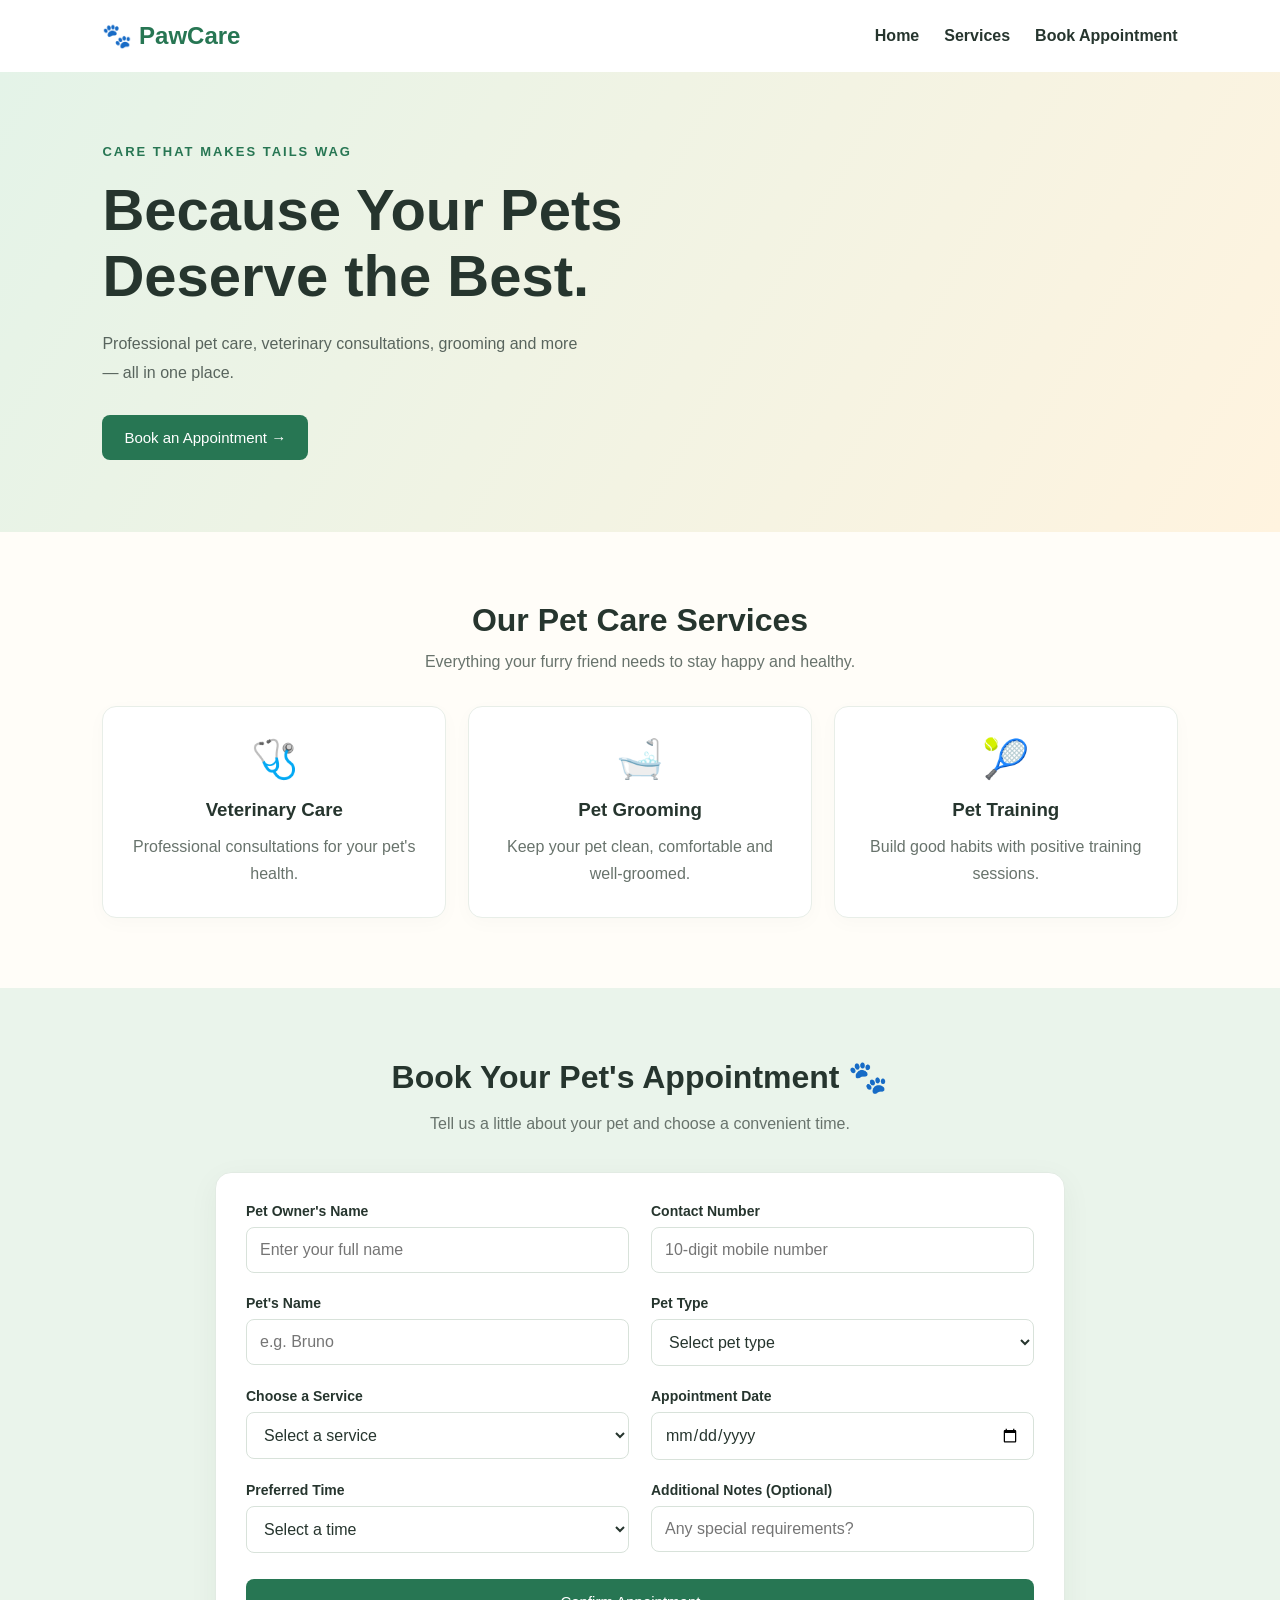
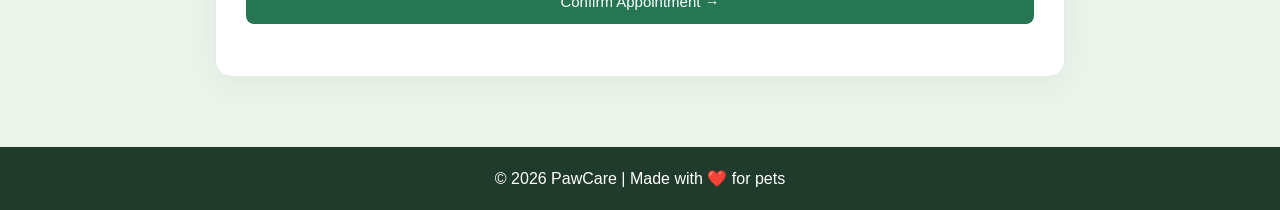
<file: index.html>
<!DOCTYPE html>
<html lang="en">
<head>
    <meta charset="UTF-8">
    <meta name="viewport" content="width=device-width, initial-scale=1.0">
    <title>PawCare | Pet Care Portal</title>
    <link rel="stylesheet" href="style.css">
</head>
<body>

    <header>
        <h2>🐾 PawCare</h2>
        <nav>
            <a href="#home">Home</a>
            <a href="#services">Services</a>
            <a href="#booking">Book Appointment</a>
        </nav>
    </header>

    <section class="hero" id="home">
        <div class="hero-content">
            <p class="tagline">CARE THAT MAKES TAILS WAG</p>
            <h1>Because Your Pets<br>Deserve the Best.</h1>
            <p class="description">
                Professional pet care, veterinary consultations,
                grooming and more — all in one place.
            </p>
            <a href="#booking" class="btn">Book an Appointment →</a>
        </div>
    </section>

    <section class="services" id="services">
        <h2>Our Pet Care Services</h2>
        <p class="section-description">
            Everything your furry friend needs to stay happy and healthy.
        </p>

        <div class="service-container">
            <div class="service-card">
                <span>🩺</span>
                <h3>Veterinary Care</h3>
                <p>Professional consultations for your pet's health.</p>
            </div>

            <div class="service-card">
                <span>🛁</span>
                <h3>Pet Grooming</h3>
                <p>Keep your pet clean, comfortable and well-groomed.</p>
            </div>

            <div class="service-card">
                <span>🎾</span>
                <h3>Pet Training</h3>
                <p>Build good habits with positive training sessions.</p>
            </div>
        </div>
    </section>

    
<section class="booking" id="booking">
    <h2>Book Your Pet's Appointment 🐾</h2>
    <p>Tell us a little about your pet and choose a convenient time.</p>

    <form id="appointmentForm" class="booking-form">
        <div class="form-grid">
            <div class="form-group">
                <label for="ownerName">Pet Owner's Name</label>
                <input type="text" id="ownerName" required
                       placeholder="Enter your full name">
            </div>

            <div class="form-group">
                <label for="phone">Contact Number</label>
                <input type="tel" id="phone" required
                       pattern="[0-9]{10}" maxlength="10"
                       inputmode="numeric"
                       placeholder="10-digit mobile number">
            </div>

            <div class="form-group">
                <label for="petName">Pet's Name</label>
                <input type="text" id="petName" required
                       placeholder="e.g. Bruno">
            </div>

            <div class="form-group">
                <label for="petType">Pet Type</label>
                <select id="petType" required>
                    <option value="">Select pet type</option>
                    <option value="Dog">Dog</option>
                    <option value="Cat">Cat</option>
                    <option value="Bird">Bird</option>
                    <option value="Rabbit">Rabbit</option>
                    <option value="Other">Other</option>
                </select>
            </div>

            <div class="form-group">
                <label for="service">Choose a Service</label>
                <select id="service" required>
                    <option value="">Select a service</option>
                    <option value="Veterinary Care">Veterinary Care</option>
                    <option value="Pet Grooming">Pet Grooming</option>
                    <option value="Pet Training">Pet Training</option>
                </select>
            </div>

            <div class="form-group">
                <label for="appointmentDate">Appointment Date</label>
                <input type="date" id="appointmentDate" required>
            </div>

            <div class="form-group">
                <label for="appointmentTime">Preferred Time</label>
                <select id="appointmentTime" required>
                    <option value="">Select a time</option>
                    <option value="10:00 AM">10:00 AM</option>
                    <option value="11:00 AM">11:00 AM</option>
                    <option value="12:00 PM">12:00 PM</option>
                    <option value="02:00 PM">02:00 PM</option>
                    <option value="03:00 PM">03:00 PM</option>
                    <option value="04:00 PM">04:00 PM</option>
                </select>
            </div>

            <div class="form-group">
                <label for="notes">Additional Notes (Optional)</label>
                <input type="text" id="notes"
                       placeholder="Any special requirements?">
            </div>
        </div>

        <button type="submit" class="btn booking-submit">
            Confirm Appointment →
        </button>

        <p id="bookingMessage" class="booking-message"
           role="status" aria-live="polite"></p>
    </form>
</section>


    <footer>
        <p>© 2026 PawCare | Made with ❤️ for pets</p>
    </footer>

    <script src="script.js"></script>
</body>
</html>
</file>
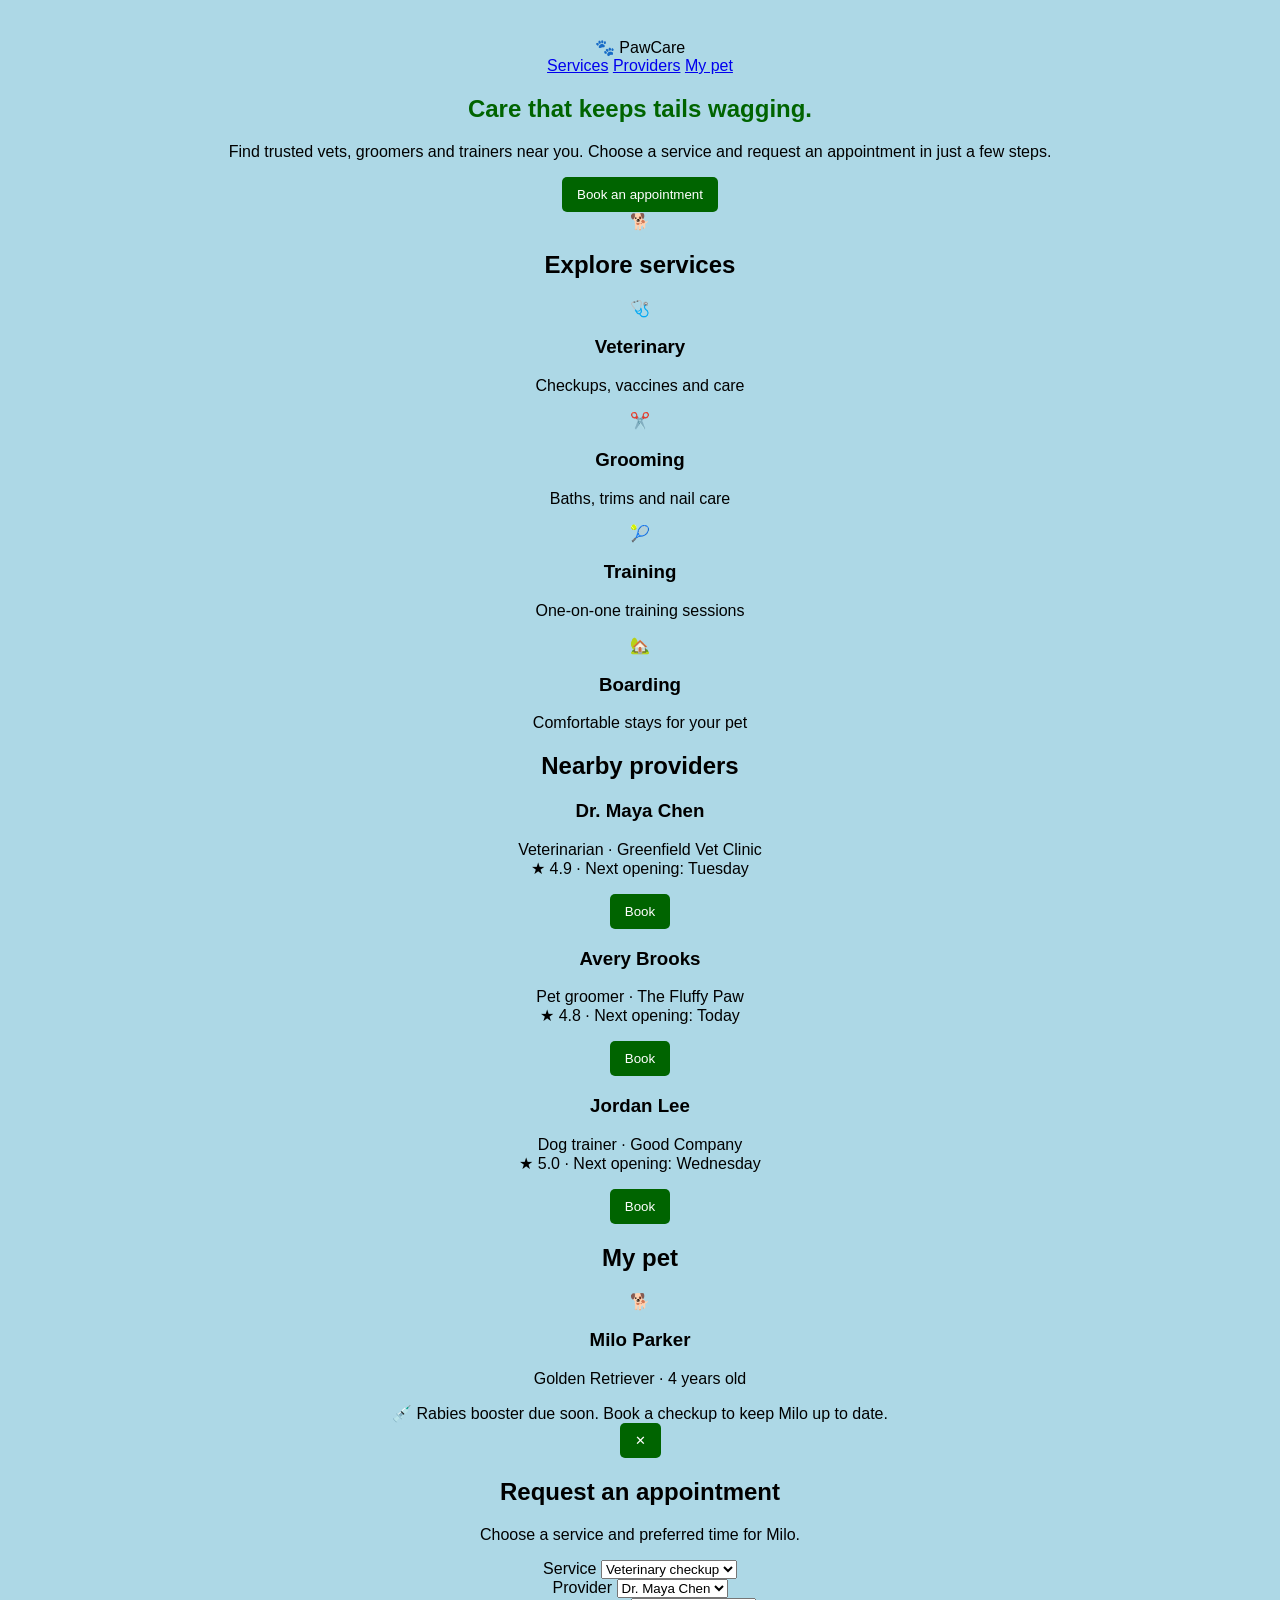
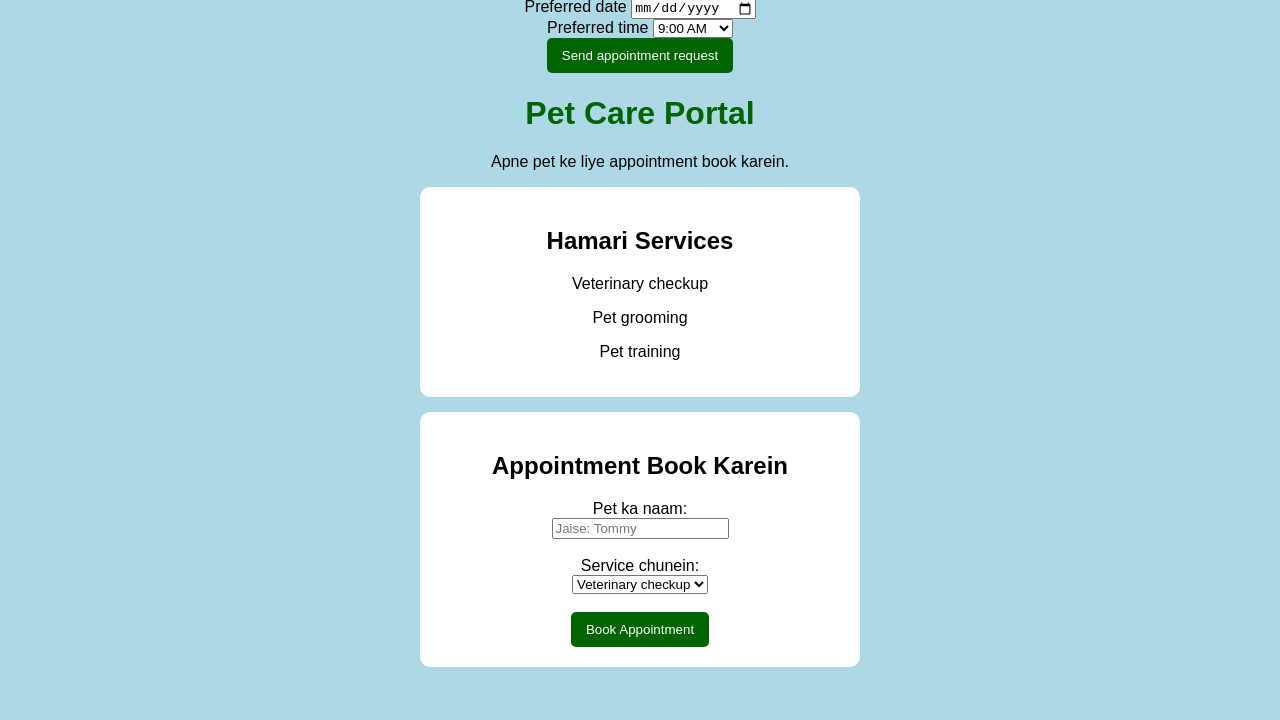
<file: petcare.html>
<!DOCTYPE html>
<html>
<head>
  <meta charset="utf-8">
  <meta name="viewport" content="width=device-width, initial-scale=1">
  <title>PawCare | Pet appointments</title>
  <title>Pet Care Website</title>
  <style>
    body {
      font-family: Arial;
      background-color: lightblue;
      text-align: center;
      padding: 30px;
    }

    h1 {
      color: darkgreen;
    }

    .box {
      background-color: white;
      padding: 20px;
      margin: 15px auto;
      max-width: 400px;
      border-radius: 10px;
    }

    button {
      background-color: darkgreen;
      color: white;
      padding: 10px 15px;
      border: none;
      border-radius: 5px;
      cursor: pointer;
    }
  </style>
</head>

<body>
    <header>
        <div class="logo">🐾 PawCare</div>
        <nav>
            <a href="#services">Services</a>
            <a href="#providers">Providers</a>
            <a href="#pet">My pet</a>
        </nav>
    </header>
<main>
  <section class="hero">
    <div>
      <h1>Care that keeps tails wagging.</h1>
      <p>Find trusted vets, groomers and trainers near you. Choose a service and request an appointment in just a few steps.</p>
      <button onclick="openBooking()">Book an appointment</button>
    </div>
    <div class="paw">🐕</div>
  </section>
  <h2 class="section-title" id="services">Explore services</h2>
  <section class="services">
    <article class="service" onclick="chooseService('Veterinary checkup')">
        <span>🩺</span>
        <h3>Veterinary</h3>
        <p>Checkups, vaccines and care</p>
    </article>
    <article class="service" onclick="chooseService('Grooming')">
        <span>✂️</span>
        <h3>Grooming</h3>
        <p>Baths, trims and nail care</p>
    </article>
    <article class="service" onclick="chooseService('Training')">
        <span>🎾</span>
        <h3>Training</h3>
        <p>One-on-one training sessions</p>
    </article>
    <article class="service" onclick="chooseService('Boarding')">
        <span>🏡</span>
        <h3>Boarding</h3>
        <p>Comfortable stays for your pet</p>
    </article>
  </section>
  <div class="cols">
    <section><h2 class="section-title" id="providers">Nearby providers</h2>
        <div class="panel">
    <div class="provider"><div>
        <h3>Dr. Maya Chen</h3>
        <p>Veterinarian · Greenfield Vet Clinic<br>
            ★ 4.9 · Next opening: Tuesday</p></div>
            <button class="book" onclick="openBooking('Veterinary checkup','Dr. Maya Chen')">Book</button>
        </div>
    <div class="provider">
        <div>
            <h3>Avery Brooks</h3>
            <p>Pet groomer · The Fluffy Paw<br>★ 4.8 · Next opening: Today</p>
        </div>
        <button class="book" onclick="openBooking('Grooming','Avery Brooks')">Book</button>
    </div>
    <div class="provider">
        <div>
            <h3>Jordan Lee</h3>
            <p>Dog trainer · Good Company<br>★ 5.0 · Next opening: Wednesday</p>
        </div>
        <button class="book" onclick="openBooking('Training','Jordan Lee')">Book</button>
    </div>
    </div>
    </section>
  <section>
    <h2 class="section-title" id="pet">My pet</h2>
    <div class="panel"><div class="pet">
        <span class="emoji">🐕</span>
        <div><h3>Milo Parker</h3>
            <p>Golden Retriever · 4 years old</p></div></div>
            <div class="notice">💉 Rabies booster due soon. Book a checkup to keep Milo up to date.</div>
        </div>
    </section></div>
</main>
<div class="modal-bg" id="booking">
    <section class="modal" role="dialog" aria-modal="true" aria-labelledby="bookingTitle">
        <button class="close" onclick="closeBooking()" aria-label="Close">✕</button>
        <h2 id="bookingTitle">Request an appointment</h2>
        <p>Choose a service and preferred time for Milo.</p>
        <form id="bookingForm"><div class="field">
            <label for="serviceSelect">Service</label>
            <select id="serviceSelect">
                <option>Veterinary checkup</option>
                <option>Grooming</option>
                <option>Training</option>
                <option>Boarding</option>
            </select>
        </div>
        <div class="field">
            <label for="providerSelect">Provider</label>
            <select id="providerSelect">
                <option>Dr. Maya Chen</option>
                <option>Avery Brooks</option>
                <option>Jordan Lee</option>
            </select>
        </div>
        <div class="field">
            <label for="dateSelect">Preferred date</label>
            <input id="dateSelect" type="date" required>
        </div>
        <div class="field">
            <label for="timeSelect">Preferred time</label>
            <select id="timeSelect">
                <option>9:00 AM</option>
                <option>10:30 AM</option>
                <option>1:00 PM</option>
                <option>2:30 PM</option>
                <option>4:00 PM</option>
            </select>
        </div>
        <button class="submit" type="submit">Send appointment request</button>
    </form>
</section>
</div>
<div class="toast" id="toast" role="status"></div>
    <h1>Pet Care Portal</h1>
  <p>Apne pet ke liye appointment book karein.</p>

  <div class="box">
    <h2>Hamari Services</h2>
    <p>Veterinary checkup</p>
    <p>Pet grooming</p>
    <p>Pet training</p>
  </div>

  <div class="box">
    <h2>Appointment Book Karein</h2>

    <label>Pet ka naam:</label><br>
    <input id="petName" type="text" placeholder="Jaise: Tommy"><br><br>

    <label>Service chunein:</label><br>
    <select id="service">
      <option>Veterinary checkup</option>
      <option>Pet grooming</option>
      <option>Pet training</option>
    </select><br><br>

    <button onclick="bookAppointment()">Book Appointment</button>
  </div>

  <script>
    function bookAppointment() {
      let pet = document.getElementById("petName").value;
      let service = document.getElementById("service").value;

      if (pet === "") {
        alert("Pehle apne pet ka naam likhein.");
      } else {
        alert(pet + " ke liye " + service + " appointment request ho gayi!");
      }
    }
  </script>

</body>
</html>
</file>
<file: style.css>
* {
    margin: 0;
    padding: 0;
    box-sizing: border-box;
}

html {
    scroll-behavior: smooth;
}

body {
    font-family: Arial, sans-serif;
    color: #26352e;
    background: #fffdf8;
}

header {
    display: flex;
    justify-content: space-between;
    align-items: center;
    padding: 22px 8%;
    background: white;
    box-shadow: 0 2px 12px #0000000a;
}

header h2 {
    color: #277653;
}

nav {
    display: flex;
    gap: 25px;
}

nav a {
    text-decoration: none;
    color: #26352e;
    font-weight: bold;
}

nav a:hover {
    color: #277653;
}

.hero {
    min-height: 460px;
    display: flex;
    align-items: center;
    padding: 70px 8%;
    background: linear-gradient(120deg, #e4f3e8, #fff3df);
}

.hero-content {
    max-width: 650px;
}

.tagline {
    color: #277653;
    font-size: 13px;
    font-weight: bold;
    letter-spacing: 2px;
    margin-bottom: 18px;
}

.hero h1 {
    font-size: clamp(36px, 5vw, 58px);
    line-height: 1.15;
    margin-bottom: 20px;
}

.description {
    max-width: 490px;
    line-height: 1.8;
    color: #58645d;
    margin-bottom: 28px;
}

.btn {
    display: inline-block;
    border: none;
    border-radius: 8px;
    background: #277653;
    color: white;
    padding: 14px 22px;
    text-decoration: none;
    font-size: 15px;
    cursor: pointer;
}

.btn:hover {
    background: #1c5c3e;
}

.services {
    padding: 70px 8%;
    text-align: center;
}

.services h2,
.booking h2 {
    font-size: 32px;
    margin-bottom: 14px;
}

.section-description {
    color: #68736c;
    margin-bottom: 35px;
}

.service-container {
    display: grid;
    grid-template-columns: repeat(3, 1fr);
    gap: 22px;
    margin-top: 35px;
}

.service-card {
    background: white;
    padding: 30px 22px;
    border: 1px solid #e8eee8;
    border-radius: 14px;
    box-shadow: 0 5px 20px #00000006;
}

.service-card span {
    font-size: 38px;
}

.service-card h3 {
    margin: 18px 0 12px;
}

.service-card p {
    color: #68736c;
    line-height: 1.7;
}

.booking {
    padding: 65px 20px;
    text-align: center;
    background: #eaf4eb;
}

.booking p {
    margin: 15px 0 22px;
}

footer {
    text-align: center;
    padding: 22px;
    background: #203a2c;
    color: white;
}

@media (max-width: 700px) {
    header {
        flex-direction: column;
        gap: 18px;
    }

    nav {
        gap: 12px;
        flex-wrap: wrap;
        justify-content: center;
    }

    .service-container {
        grid-template-columns: 1fr;
    }

    .hero {
        padding: 55px 7%;
    }
}

/* Appointment booking form */

.booking {
    padding: 70px 8%;
}

.booking > p {
    color: #68736c;
    line-height: 1.6;
}

.booking-form {
    max-width: 850px;
    margin: 35px auto 0;
    padding: 30px;
    background: #ffffff;
    border: 1px solid #e2ebe3;
    border-radius: 16px;
    box-shadow: 0 8px 30px #203a2c0d;
    text-align: left;
}

.form-grid {
    display: grid;
    grid-template-columns: repeat(2, minmax(0, 1fr));
    gap: 22px;
}

.form-group {
    display: flex;
    flex-direction: column;
    gap: 8px;
}

.form-group label {
    font-size: 14px;
    font-weight: bold;
    color: #26352e;
}

.form-group input,
.form-group select {
    width: 100%;
    min-width: 0;
    padding: 13px;
    border: 1px solid #d8e2da;
    border-radius: 8px;
    background: #fff;
    color: #26352e;
    font: inherit;
}

.form-group input:focus,
.form-group select:focus {
    outline: 2px solid #277653;
    outline-offset: 1px;
}

.booking-submit {
    margin-top: 26px;
    width: 100%;
}

.booking-message {
    margin-top: 18px;
    font-weight: bold;
    line-height: 1.6;
    text-align: center;
}

.booking-message.success {
    color: #1c7547;
}

.booking-message.error {
    color: #b42318;
}

@media (max-width: 600px) {
    .booking {
        padding: 50px 5%;
    }

    .booking-form {
        padding: 20px;
    }

    .form-grid {
        grid-template-columns: 1fr;
    }
}
</file>
